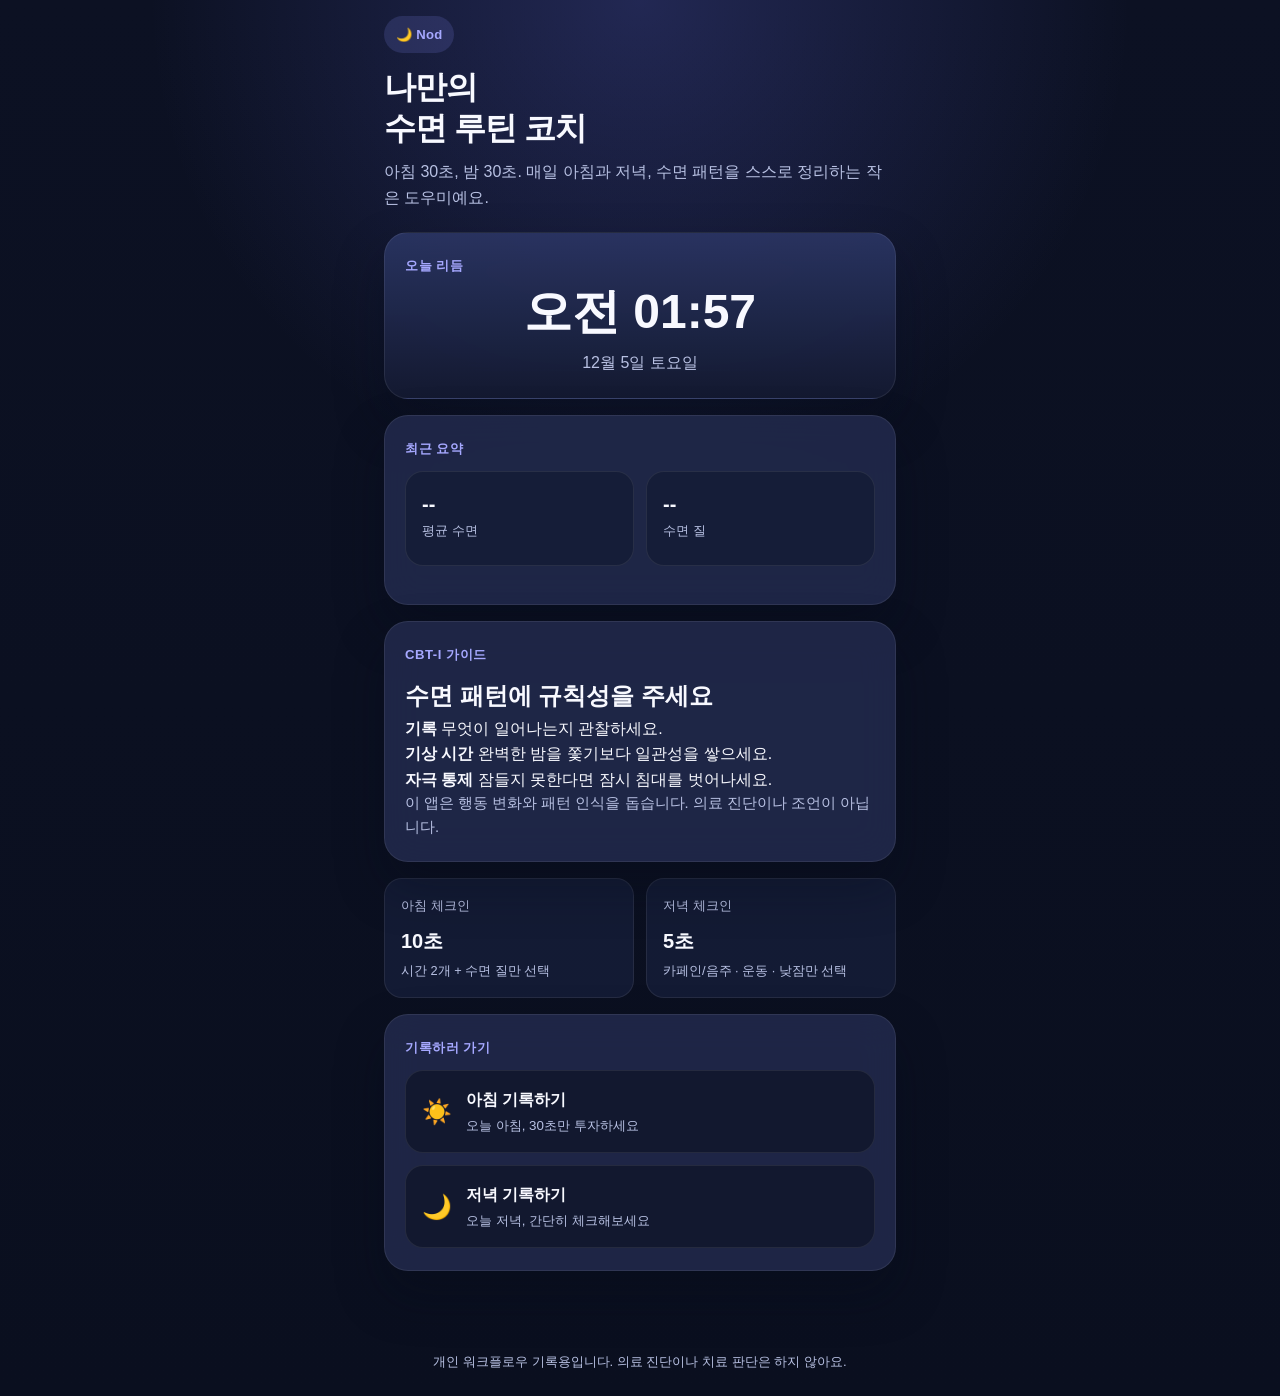
<file: index.html>
<!DOCTYPE html>
<html lang="ko">
<head>
  <meta charset="UTF-8">
  <meta name="viewport" content="width=device-width, initial-scale=1.0">
  <title>Nod Sleep Check-in</title>
  <link rel="stylesheet" href="assets/styles.css">
  <script>window.API_BASE_URL = 'https://sleep-tech-five.vercel.app'</script>
</head>
<body>
  <div class="container">
    <header class="hero">
      <div class="hero-badge">🌙 Nod</div>
      <h1>나만의<br>수면 루틴 코치</h1>
      <p class="subtitle">아침 30초, 밤 30초. 매일 아침과 저녁, 수면 패턴을 스스로 정리하는 작은 도우미예요.</p>
    </header>

    <section class="card card-accent">
      <p class="eyebrow">오늘 리듬</p>
      <div class="time-display" id="currentTime"></div>
      <p class="center-text" id="currentDate"></p>
    </section>

    <section class="card">
      <div class="section-heading">
        <p class="eyebrow" id="summaryEyebrow">최근 요약</p>
      </div>
      <section class="quick-stats">
        <div class="stat-card">
          <div class="stat-value" id="avgSleepValue">--</div>
          <div class="stat-label">평균 수면</div>
        </div>
        <div class="stat-card">
          <div class="stat-value" id="avgQualityValue">--</div>
          <div class="stat-label">수면 질</div>
        </div>
      </section>
    </section>

    <section class="card hero-card compact-hero">
      <p class="eyebrow">CBT-I 가이드</p>
      <h2>수면 패턴에 규칙성을 주세요</h2>
      <div class="pillars-grid compact-pillars">
        <div><strong>기록</strong><span> 무엇이 일어나는지 관찰하세요.</span></div>
        <div><strong>기상 시간</strong><span> 완벽한 밤을 쫓기보다 일관성을 쌓으세요.</span></div>
        <div><strong>자극 통제</strong><span> 잠들지 못한다면 잠시 침대를 벗어나세요.</span></div>
      </div>
      <p class="helper-text">이 앱은 행동 변화와 패턴 인식을 돕습니다. 의료 진단이나 조언이 아닙니다.</p>
    </section>

    <section class="card coaching-card is-hidden" id="patternInsightsCard">
      <p class="eyebrow">수면 코칭</p>
      <h3 class="coaching-headline" id="coachingHeadline"></h3>
      <p class="coaching-insight" id="coachingInsight"></p>
      <p class="coaching-recommendation"><strong>조언:</strong> <span id="coachingRecommendation"></span></p>
      <div class="coaching-action">
        <strong>오늘의 액션:</strong> <span id="coachingAction"></span>
      </div>
      <p class="coaching-confidence" id="coachingConfidence"></p>
    </section>

    <section class="card building-card is-hidden" id="patternBuildingCard">
      <p class="eyebrow">데이터 수집 중</p>
      <p class="coaching-headline">아직 데이터가 부족해요</p>
      <p class="coaching-insight" id="buildingInsight"></p>
      <p class="coaching-recommendation"><strong>조언:</strong> <span id="buildingRecommendation"></span></p>
    </section>

    <section class="quick-stats">
      <div class="stat-card">
        <div class="stat-label">아침 체크인</div>
        <div class="stat-value">10초</div>
        <div class="stat-caption">시간 2개 + 수면 질만 선택</div>
      </div>
      <div class="stat-card">
        <div class="stat-label">저녁 체크인</div>
        <div class="stat-value">5초</div>
        <div class="stat-caption">카페인/음주 · 운동 · 낮잠만 선택</div>
      </div>
    </section>

    <section class="card">
      <p class="eyebrow">기록하러 가기</p>
      <div class="stack-actions">
        <a class="action-card primary-action" href="morning.html">
          <span class="action-emoji">☀️</span>
          <span>
            <strong>아침 기록하기</strong>
            <small>오늘 아침, 30초만 투자하세요</small>
          </span>
        </a>
        <a class="action-card" href="evening.html">
          <span class="action-emoji">🌙</span>
          <span>
            <strong>저녁 기록하기</strong>
            <small>오늘 저녁, 간단히 체크해보세요</small>
          </span>
        </a>
      </div>
    </section>
  </div>

<footer>
    <p>개인 워크플로우 기록용입니다. 의료 진단이나 치료 판단은 하지 않아요.</p>
  </footer>

  <script>
    function updateTime() {
      const now = new Date();
      const timeStr = now.toLocaleTimeString('ko-KR', { hour: '2-digit', minute: '2-digit' });
      const dateStr = now.toLocaleDateString('ko-KR', { weekday: 'long', month: 'long', day: 'numeric' });
      document.getElementById('currentTime').textContent = timeStr;
      document.getElementById('currentDate').textContent = dateStr;
    }
    updateTime();
    setInterval(updateTime, 1000);
  </script>
</body>
</html>
</file>
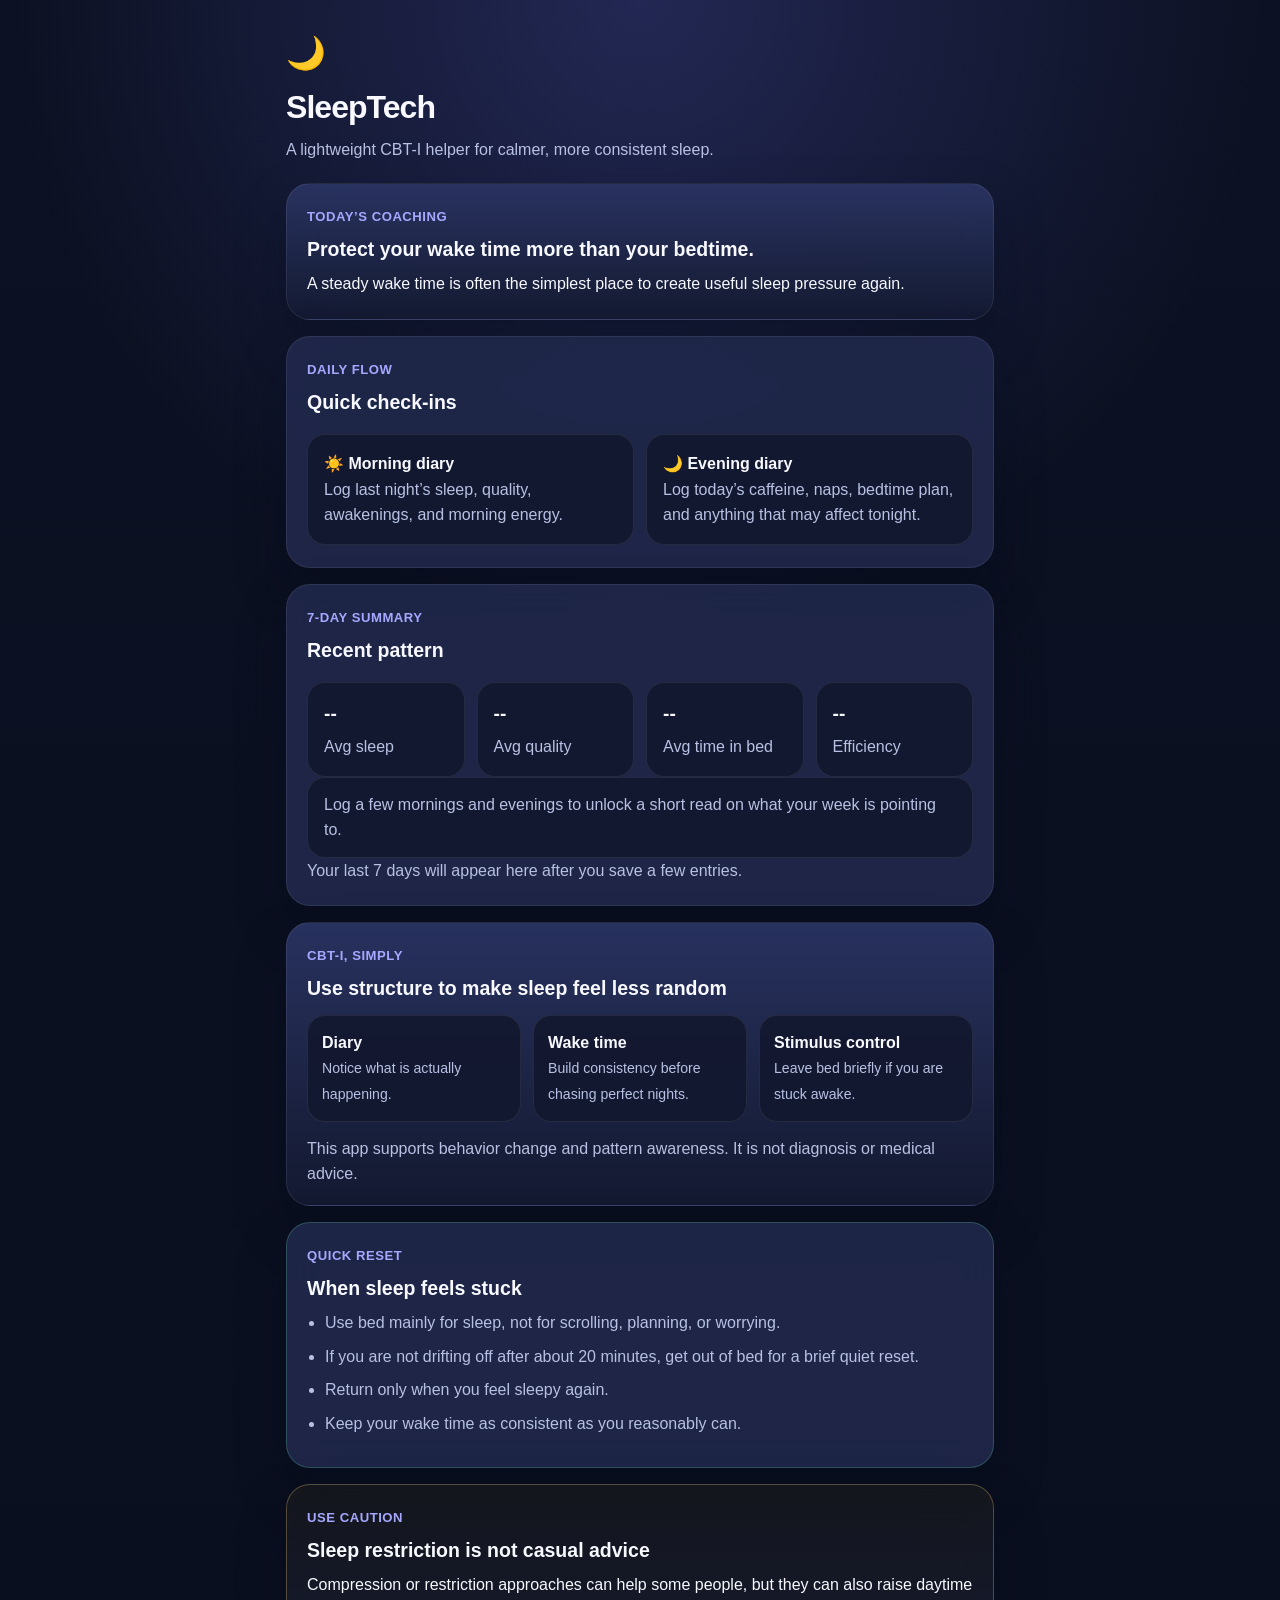
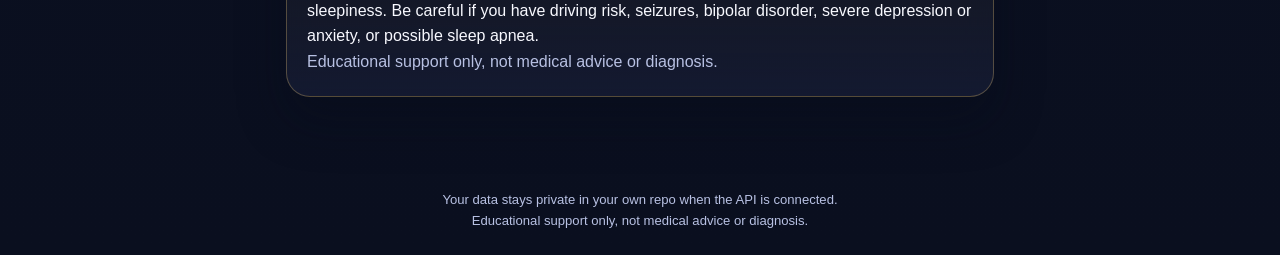
<file: pages/index.html>
<!DOCTYPE html>
<html lang="en">
<head>
  <meta charset="UTF-8">
  <meta name="viewport" content="width=device-width, initial-scale=1.0">
  <title>SleepTech CBT-I Guide</title>
  <link rel="stylesheet" href="assets/styles.css">
  <script>window.API_BASE_URL = 'https://sleep-tech-five.vercel.app'</script>
</head>
<body>
  <div class="container">
    <header class="page-header">
      <div class="logo">🌙</div>
      <h1>SleepTech</h1>
      <p class="subtitle">A lightweight CBT-I helper for calmer, more consistent sleep.</p>
    </header>

    <section class="card coaching-card">
      <p class="eyebrow">Today’s coaching</p>
      <h2 id="coachingHeadline">Protect your wake time more than your bedtime.</h2>
      <p id="coachingBody">A steady wake time is often the simplest place to create useful sleep pressure again.</p>
    </section>

    <section class="card">
      <div class="section-heading">
        <div>
          <p class="eyebrow">Daily flow</p>
          <h2>Quick check-ins</h2>
        </div>
      </div>
      <div class="action-grid">
        <a class="action-card" href="morning.html">
          <strong>☀️ Morning diary</strong>
          <span>Log last night’s sleep, quality, awakenings, and morning energy.</span>
        </a>
        <a class="action-card" href="evening.html">
          <strong>🌙 Evening diary</strong>
          <span>Log today’s caffeine, naps, bedtime plan, and anything that may affect tonight.</span>
        </a>
      </div>
    </section>

    <section class="card">
      <div class="section-heading">
        <div>
          <p class="eyebrow">7-day summary</p>
          <h2>Recent pattern</h2>
        </div>
      </div>
      <section class="quick-stats">
        <div class="stat-card">
          <div class="stat-value" id="avgSleepValue">--</div>
          <div class="stat-label">Avg sleep</div>
        </div>
        <div class="stat-card">
          <div class="stat-value" id="avgQualityValue">--</div>
          <div class="stat-label">Avg quality</div>
        </div>
        <div class="stat-card">
          <div class="stat-value" id="avgBedValue">--</div>
          <div class="stat-label">Avg time in bed</div>
        </div>
        <div class="stat-card">
          <div class="stat-value" id="efficiencyValue">--</div>
          <div class="stat-label">Efficiency</div>
        </div>
      </section>
      <div class="summary-feedback" id="summaryFeedback">Log a few mornings and evenings to unlock a short read on what your week is pointing to.</div>
      <div id="trendEmpty" class="helper-text">Your last 7 days will appear here after you save a few entries.</div>
      <div id="trendList" class="trend-list"></div>
    </section>

    <section class="card hero-card compact-hero">
      <p class="eyebrow">CBT-I, simply</p>
      <h2>Use structure to make sleep feel less random</h2>
      <div class="pillars-grid compact-pillars">
        <div><strong>Diary</strong><span>Notice what is actually happening.</span></div>
        <div><strong>Wake time</strong><span>Build consistency before chasing perfect nights.</span></div>
        <div><strong>Stimulus control</strong><span>Leave bed briefly if you are stuck awake.</span></div>
      </div>
      <p class="helper-text">This app supports behavior change and pattern awareness. It is not diagnosis or medical advice.</p>
    </section>

    <section class="card caution-card">
      <p class="eyebrow">Quick reset</p>
      <h2>When sleep feels stuck</h2>
      <ul class="check-list">
        <li>Use bed mainly for sleep, not for scrolling, planning, or worrying.</li>
        <li>If you are not drifting off after about 20 minutes, get out of bed for a brief quiet reset.</li>
        <li>Return only when you feel sleepy again.</li>
        <li>Keep your wake time as consistent as you reasonably can.</li>
      </ul>
    </section>

    <section class="card warning-card">
      <p class="eyebrow">Use caution</p>
      <h2>Sleep restriction is not casual advice</h2>
      <p>Compression or restriction approaches can help some people, but they can also raise daytime sleepiness. Be careful if you have driving risk, seizures, bipolar disorder, severe depression or anxiety, or possible sleep apnea.</p>
      <p class="helper-text">Educational support only, not medical advice or diagnosis.</p>
    </section>

    <div id="message" class="message"></div>
  </div>

  <footer>
    <p>Your data stays private in your own repo when the API is connected.</p>
    <p>Educational support only, not medical advice or diagnosis.</p>
  </footer>

  <script src="assets/app.js"></script>
</body>
</html>
</file>
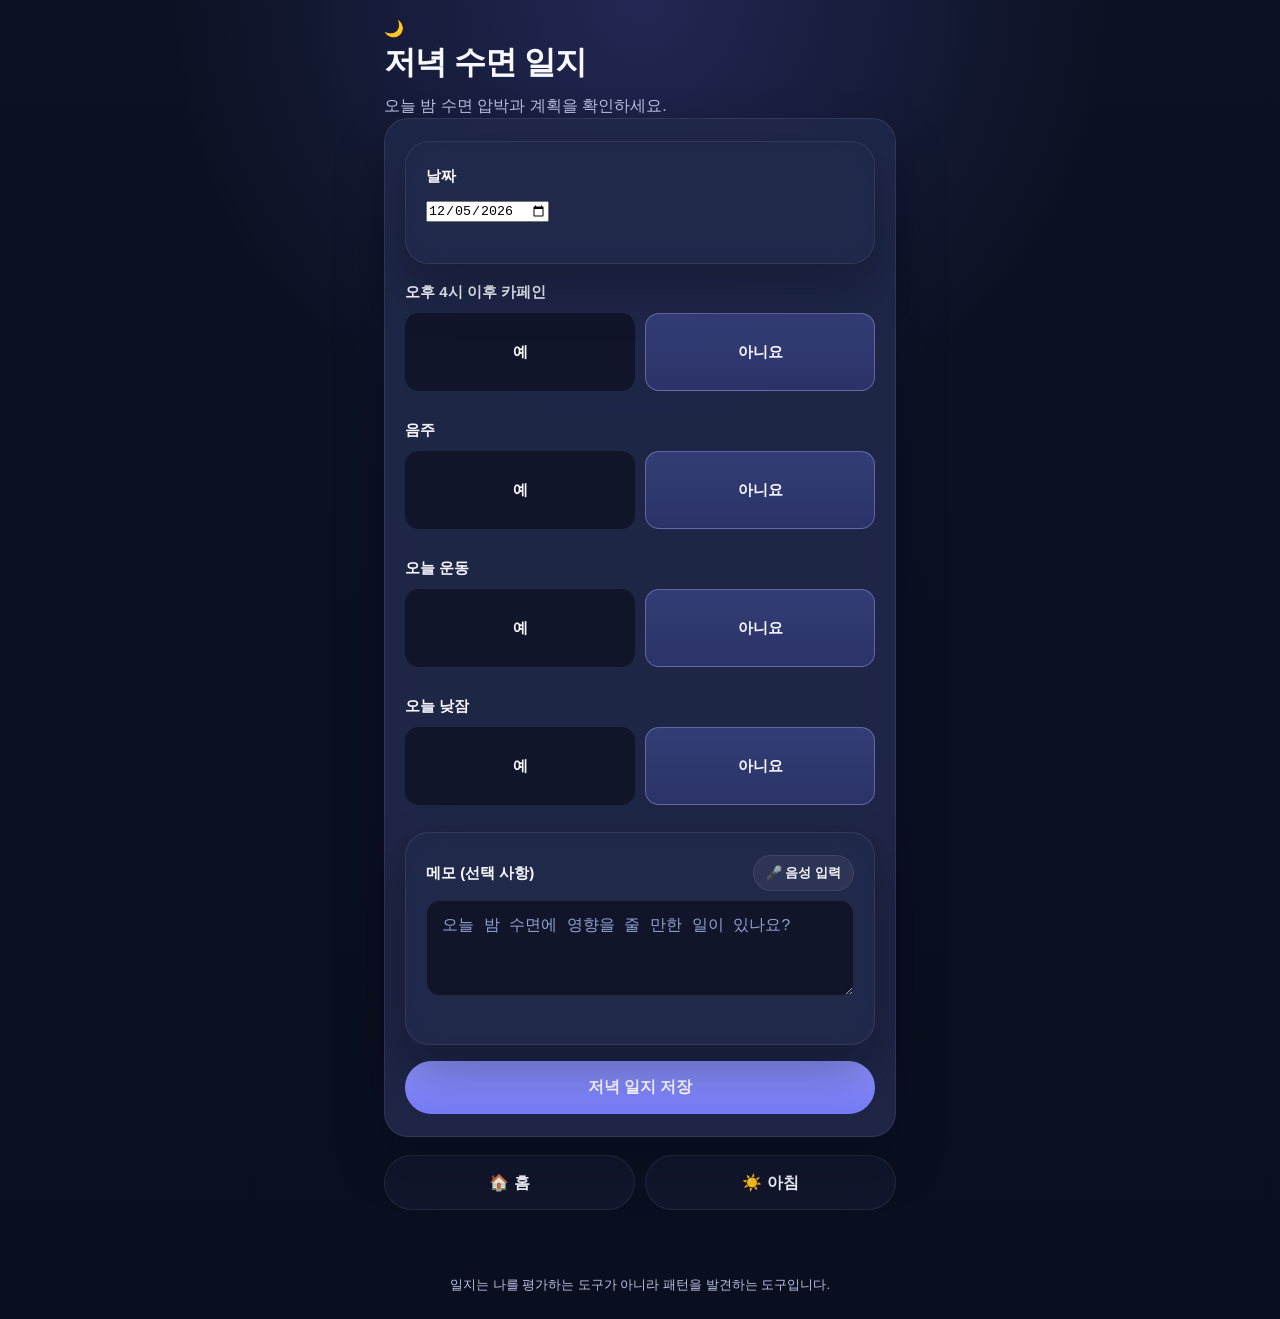
<file: evening.html>
<!DOCTYPE html>
<html lang="ko">
<head>
  <meta charset="UTF-8">
  <meta name="viewport" content="width=device-width, initial-scale=1.0">
  <title>저녁 수면 일지 - Nod</title>
  <link rel="stylesheet" href="assets/styles.css">
  <script>window.API_BASE_URL = 'https://sleep-tech-five.vercel.app'</script>
</head>
<body>
  <div class="container">
    <header class="page-header">
      <div class="logo">🌙 <h1>저녁 수면 일지</h1></div>
      <p class="subtitle">오늘 밤 수면 압박과 계획을 확인하세요.</p>
    </header>

    <section class="card recommendation-card is-hidden" id="recommendationCard">
      <p class="eyebrow">취침 권장 시간</p>
      <div class="time-display" id="bedtimeWindow">--:-- ~ --:--</div>
      <p class="recommendation-reason" id="bedtimeReason"></p>
      <p class="recommendation-tip" id="bedtimeTip"></p>
      <p class="helper-text" id="confidenceNote"></p>
    </section>

    <section class="card">
      <form id="eveningForm">
        <section class="card">
          <div class="form-group">
            <div class="label-row">
              <label for="diary_date">날짜</label>
            </div>
            <input type="date" id="diary_date" class="input-large">
          </div>
        </section>

        <div class="field-grid two-up">
          <div class="form-group">
            <label>오후 4시 이후 카페인</label>
            <div class="toggle-group">
              <div class="toggle-option"><input type="radio" name="caffeine" id="caffeine_yes" value="yes"><label for="caffeine_yes">예</label></div>
              <div class="toggle-option"><input type="radio" name="caffeine" id="caffeine_no" value="no" checked><label for="caffeine_no">아니요</label></div>
            </div>
          </div>
          <div class="form-group">
            <label>음주</label>
            <div class="toggle-group" id="alcohol_group">
              <div class="toggle-option"><input type="radio" name="alcohol" id="alcohol_yes" value="yes"><label for="alcohol_yes">예</label></div>
              <div class="toggle-option"><input type="radio" name="alcohol" id="alcohol_no" value="no" checked><label for="alcohol_no">아니요</label></div>
            </div>
            <div class="rating-group compact-rating" id="alcohol_amount" style="margin-top: 8px; display: none;">
              <div class="rating-option"><input type="radio" name="alcohol_amount" id="alc_high" value="high"><label for="alc_high"><span>많이</span></label></div>
              <div class="rating-option"><input type="radio" name="alcohol_amount" id="alc_moderate" value="moderate" checked><label for="alc_moderate"><span>보통</span></label></div>
              <div class="rating-option"><input type="radio" name="alcohol_amount" id="alc_light" value="light"><label for="alc_light"><span>조금</span></label></div>
            </div>
          </div>
        </div>

        <div class="field-grid two-up">
          <div class="form-group">
            <label>오늘 운동</label>
            <div class="toggle-group">
              <div class="toggle-option"><input type="radio" name="exercise" id="exercise_yes" value="yes"><label for="exercise_yes">예</label></div>
              <div class="toggle-option"><input type="radio" name="exercise" id="exercise_no" value="no" checked><label for="exercise_no">아니요</label></div>
            </div>
          </div>
          <div class="form-group">
            <label>오늘 낮잠</label>
            <div class="toggle-group">
              <div class="toggle-option"><input type="radio" name="nap" id="nap_yes" value="yes"><label for="nap_yes">예</label></div>
              <div class="toggle-option"><input type="radio" name="nap" id="nap_no" value="no" checked><label for="nap_no">아니요</label></div>
            </div>
            <input type="number" id="nap_duration" class="input-large" placeholder="낮잠 시간(분)" style="margin-top: 8px; display: none;" min="5" step="5" value="15">
          </div>
        </div>

        <section class="card">
          <div class="form-group">
            <div class="label-row">
              <label for="memo">메모 (선택 사항)</label>
              <button type="button" class="voice-btn" data-voice-target="memo">🎤 음성 입력</button>
            </div>
            <textarea id="memo" placeholder="오늘 밤 수면에 영향을 줄 만한 일이 있나요?"></textarea>
          </div>
        </section>

        <button type="submit" class="btn" id="submitBtn">저녁 일지 저장</button>
      </form>

      <div id="message" class="message"></div>
    </section>

    <div class="nav-links">
      <a href="index.html">🏠 홈</a>
      <a href="morning.html">☀️ 아침</a>
    </div>
  </div>

  <footer>
    <p>일지는 나를 평가하는 도구가 아니라 패턴을 발견하는 도구입니다.</p>
  </footer>

      <script>
        document.addEventListener('DOMContentLoaded', () => {
          const today = new Date();
          today.setMinutes(today.getMinutes() - today.getTimezoneOffset());
          document.getElementById('diary_date').value = today.toISOString().split('T')[0];
          const napYes = document.getElementById('nap_yes');
          const napNo = document.getElementById('nap_no');
          const napDuration = document.getElementById('nap_duration');
          
          [napYes, napNo].forEach(radio => {
            radio.addEventListener('change', () => {
              napDuration.style.display = napYes.checked ? 'block' : 'none';
            });
          });

          const alcoholYes = document.getElementById('alcohol_yes');
          const alcoholNo = document.getElementById('alcohol_no');
          const alcoholAmount = document.getElementById('alcohol_amount');

          [alcoholYes, alcoholNo].forEach(radio => {
            radio.addEventListener('change', () => {
              alcoholAmount.style.display = alcoholYes.checked ? 'block' : 'none';
            });
          });
        });
      </script>
      <script src="assets/app.js"></script>
    </body>
</html>
</file>
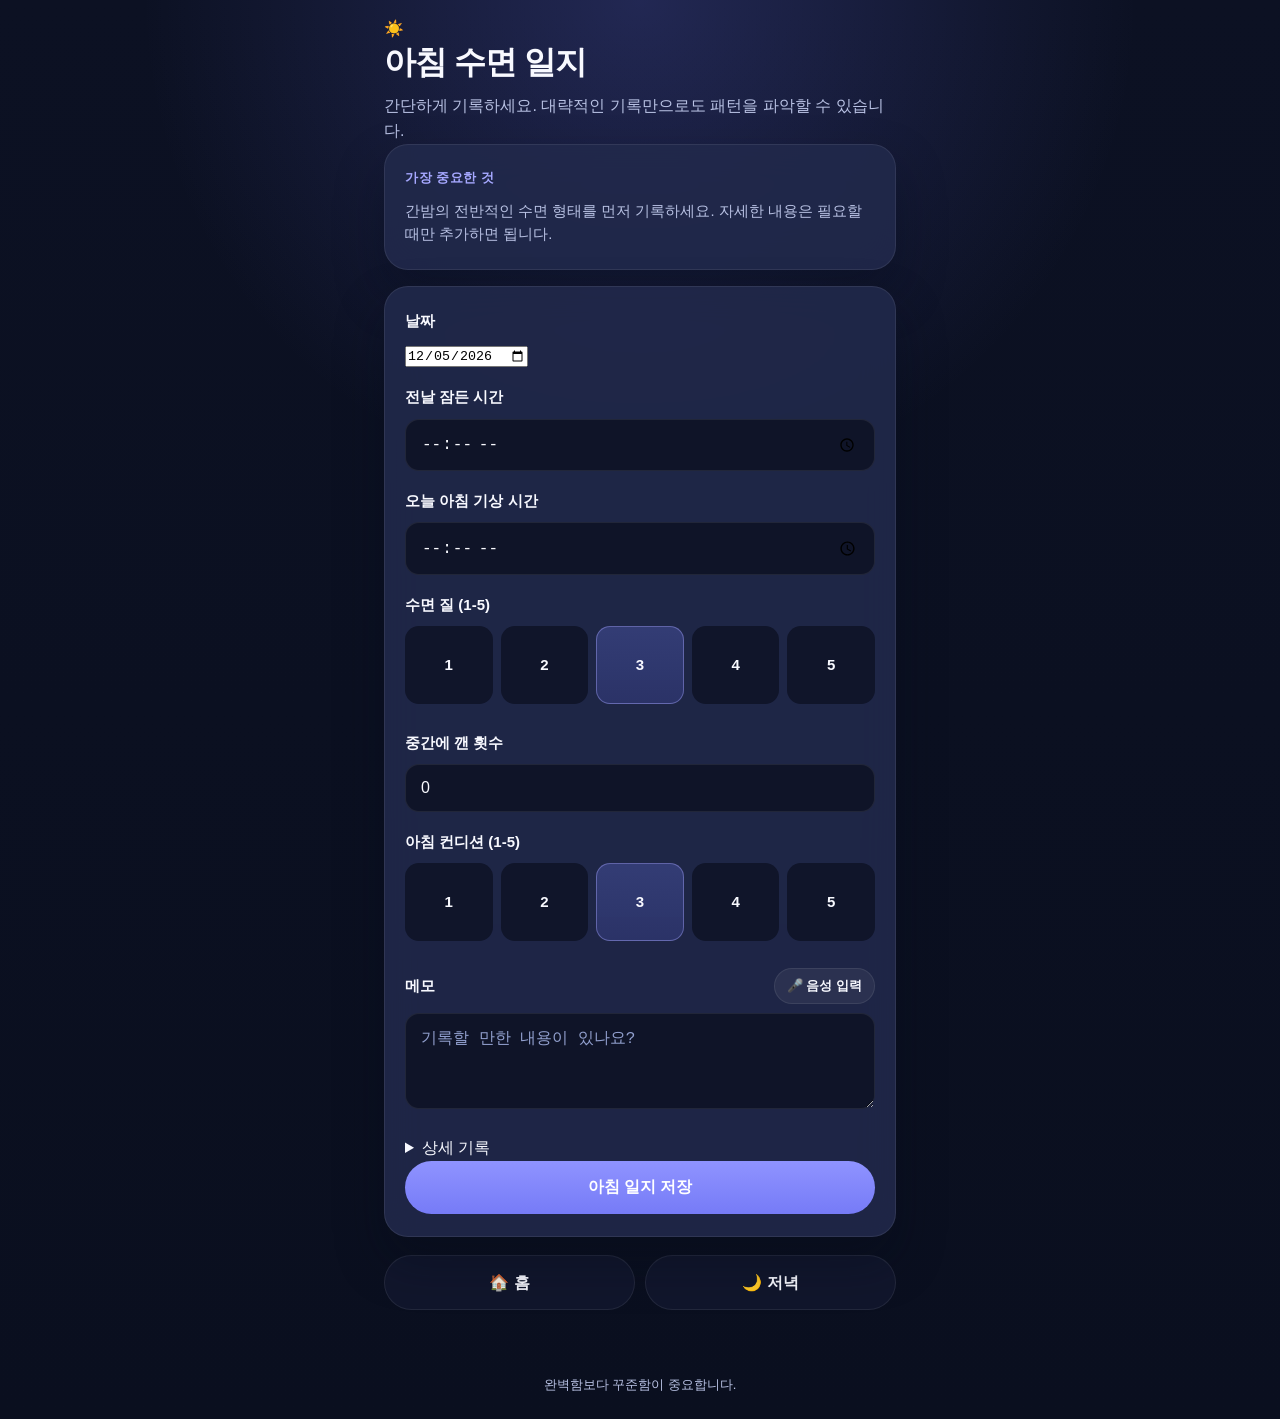
<file: morning.html>
<!DOCTYPE html>
<html lang="ko">
<head>
  <meta charset="UTF-8">
  <meta name="viewport" content="width=device-width, initial-scale=1.0">
  <title>아침 수면 일지 - Nod</title>
  <link rel="stylesheet" href="assets/styles.css">
  <script>window.API_BASE_URL = 'https://sleep-tech-five.vercel.app'</script>
</head>
<body>
  <div class="container">
    <header class="page-header">
      <div class="logo">☀️</div>
      <h1>아침 수면 일지</h1>
      <p class="subtitle">간단하게 기록하세요. 대략적인 기록만으로도 패턴을 파악할 수 있습니다.</p>
    </header>

    <section class="card compact-card">
      <p class="eyebrow">가장 중요한 것</p>
      <p class="helper-text">간밤의 전반적인 수면 형태를 먼저 기록하세요. 자세한 내용은 필요할 때만 추가하면 됩니다.</p>
    </section>

    <section class="card">
      <form id="morningForm">
        <div class="field-grid two-up">
          <div class="form-group">
            <div class="label-row">
              <label for="diary_date">날짜</label>
            </div>
            <input type="date" id="diary_date" class="input-large" required>
          </div>
        </div>
        <script>
          document.addEventListener('DOMContentLoaded', () => {
            const today = new Date();
            today.setMinutes(today.getMinutes() - today.getTimezoneOffset());
            document.getElementById('diary_date').value = today.toISOString().split('T')[0];
          });
        </script>

        <div class="field-grid two-up">
          <div class="form-group">
            <label for="bedtime">전날 잠든 시간</label>
            <input type="time" id="bedtime" class="input-large" required>
          </div>
          <div class="form-group">
            <label for="wake_time">오늘 아침 기상 시간</label>
            <input type="time" id="wake_time" class="input-large" required>
          </div>
        </div>

        <div class="field-grid two-up">
          <div class="form-group">
            <label>수면 질 (1-5)</label>
            <div class="rating-group compact-rating">
              <div class="rating-option"><input type="radio" name="sleep_quality" id="sq1" value="1"><label for="sq1">1</label></div>
              <div class="rating-option"><input type="radio" name="sleep_quality" id="sq2" value="2"><label for="sq2">2</label></div>
              <div class="rating-option"><input type="radio" name="sleep_quality" id="sq3" value="3" checked><label for="sq3">3</label></div>
              <div class="rating-option"><input type="radio" name="sleep_quality" id="sq4" value="4"><label for="sq4">4</label></div>
              <div class="rating-option"><input type="radio" name="sleep_quality" id="sq5" value="5"><label for="sq5">5</label></div>
            </div>
          </div>
          <div class="form-group">
            <label for="awakenings">중간에 깬 횟수</label>
            <input type="number" id="awakenings" min="0" max="20" value="0">
          </div>
        </div>

        <div class="field-grid two-up">
          <div class="form-group">
            <label>아침 컨디션 (1-5)</label>
            <div class="rating-group compact-rating">
              <div class="rating-option"><input type="radio" name="morning_energy" id="me1" value="1"><label for="me1">1</label></div>
              <div class="rating-option"><input type="radio" name="morning_energy" id="me2" value="2"><label for="me2">2</label></div>
              <div class="rating-option"><input type="radio" name="morning_energy" id="me3" value="3" checked><label for="me3">3</label></div>
              <div class="rating-option"><input type="radio" name="morning_energy" id="me4" value="4"><label for="me4">4</label></div>
              <div class="rating-option"><input type="radio" name="morning_energy" id="me5" value="5"><label for="me5">5</label></div>
            </div>
          </div>
          <div class="form-group">
            <div class="label-row">
              <label for="memo">메모</label>
              <button type="button" class="voice-btn" data-voice-target="memo">🎤 음성 입력</button>
            </div>
            <textarea id="memo" placeholder="기록할 만한 내용이 있나요?"></textarea>
          </div>
        </div>

        <details class="details-card">
          <summary>상세 기록</summary>
          <p class="helper-text details-helper">CBT-I(인지행동치료)를 위한 상세 기록입니다. 선택 사항입니다.</p>
          <div class="field-grid two-up">
            <div class="form-group">
              <label for="time_in_bed">침대에 들어간 시간</label>
              <input type="time" id="time_in_bed">
            </div>
            <div class="form-group">
              <label for="lights_out_time">불을 끈 시간</label>
              <input type="time" id="lights_out_time">
            </div>
          </div>

          <div class="field-grid two-up">
            <div class="form-group">
              <label for="sleep_onset_latency">잠들기까지 걸린 시간 (분)</label>
              <input type="number" id="sleep_onset_latency" min="0" max="300" value="20">
            </div>
            <div class="form-group">
              <label for="total_awake_time">밤에 깨어있던 총 시간 (분)</label>
              <input type="number" id="total_awake_time" min="0" max="600" value="0">
            </div>
          </div>

          <div class="field-grid two-up">
            <div class="form-group">
              <label for="final_wake_time">최종 기상 시간</label>
              <input type="time" id="final_wake_time">
            </div>
            <div class="form-group">
              <label for="out_of_bed_time">침대에서 나온 시간</label>
              <input type="time" id="out_of_bed_time">
            </div>
          </div>

          <div class="form-group">
            <label for="daytime_sleepiness">낮 시간 졸림 정도 (1-5)</label>
            <select id="daytime_sleepiness">
              <option value="1">1, 졸리지 않음</option>
              <option value="2">2</option>
              <option value="3" selected>3</option>
              <option value="4">4</option>
              <option value="5">5, 매우 졸림</option>
            </select>
          </div>
        </details>

        <button type="submit" class="btn" id="submitBtn">아침 일지 저장</button>
      </form>
      <div id="message" class="message"></div>
    </section>

    <div class="nav-links">
      <a href="index.html">🏠 홈</a>
      <a href="evening.html">🌙 저녁</a>
    </div>
  </div>

  <footer>
    <p>완벽함보다 꾸준함이 중요합니다.</p>
  </footer>

  <script src="assets/app.js"></script>
</body>
</html>
</file>
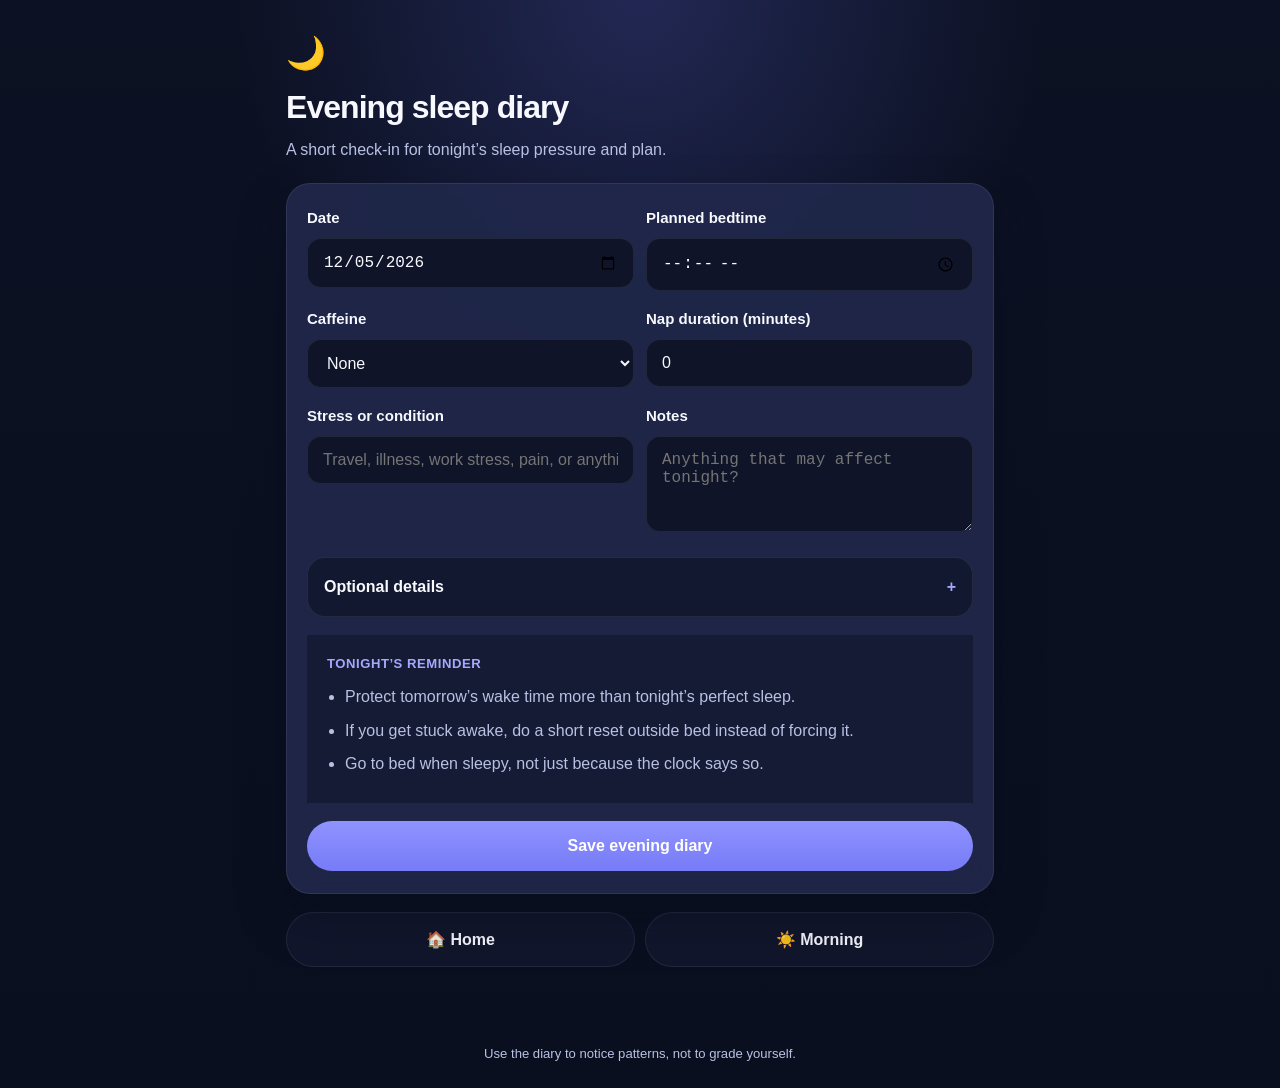
<file: pages/evening.html>
<!DOCTYPE html>
<html lang="en">
<head>
  <meta charset="UTF-8">
  <meta name="viewport" content="width=device-width, initial-scale=1.0">
  <title>Evening Sleep Diary - SleepTech</title>
  <link rel="stylesheet" href="assets/styles.css">
  <script>window.API_BASE_URL = 'https://sleep-tech-five.vercel.app'</script>
</head>
<body>
  <div class="container">
    <header class="page-header">
      <div class="logo">🌙</div>
      <h1>Evening sleep diary</h1>
      <p class="subtitle">A short check-in for tonight’s sleep pressure and plan.</p>
    </header>

    <section class="card recommendation-card is-hidden" id="recommendationCard">
      <p class="eyebrow">Bedtime recommendation</p>
      <div class="time-display" id="bedtimeWindow">--:-- ~ --:--</div>
      <p class="recommendation-reason" id="bedtimeReason"></p>
      <p class="recommendation-tip" id="bedtimeTip"></p>
      <p class="helper-text" id="confidenceNote"></p>
    </section>

    <section class="card">
      <form id="eveningForm">
        <div class="field-grid two-up">
          <div class="form-group">
            <label for="diary_date">Date</label>
            <input type="date" id="diary_date" required>
          </div>
          <div class="form-group">
            <label for="expected_bedtime">Planned bedtime</label>
            <input type="time" id="expected_bedtime">
          </div>
        </div>

        <div class="field-grid two-up">
          <div class="form-group">
            <label for="caffeine_amount">Caffeine</label>
            <select id="caffeine_amount">
              <option value="none">None</option>
              <option value="light">Light</option>
              <option value="moderate">Moderate</option>
              <option value="high">High</option>
            </select>
          </div>
          <div class="form-group">
            <label for="nap_duration">Nap duration (minutes)</label>
            <input type="number" id="nap_duration" min="0" max="300" value="0">
          </div>
        </div>

        <div class="field-grid two-up">
          <div class="form-group">
            <label for="stress_or_condition">Stress or condition</label>
            <input type="text" id="stress_or_condition" placeholder="Travel, illness, work stress, pain, or anything else">
          </div>
          <div class="form-group">
            <label for="memo">Notes</label>
            <textarea id="memo" placeholder="Anything that may affect tonight?"></textarea>
          </div>
        </div>

        <details class="details-card">
          <summary>Optional details</summary>
          <p class="helper-text details-helper">Useful when you want a little more context, but not required.</p>
          <div class="field-grid two-up">
            <div class="form-group">
              <label for="alcohol_amount">Alcohol</label>
              <select id="alcohol_amount">
                <option value="none">None</option>
                <option value="light">Light</option>
                <option value="moderate">Moderate</option>
                <option value="high">High</option>
              </select>
            </div>
            <div class="form-group">
              <label>Exercised today?</label>
              <div class="toggle-group">
                <div class="toggle-option"><input type="radio" name="exercise" id="exercise_yes" value="yes"><label for="exercise_yes">Yes</label></div>
                <div class="toggle-option"><input type="radio" name="exercise" id="exercise_no" value="no" checked><label for="exercise_no">No</label></div>
              </div>
            </div>
          </div>
        </details>

        <section class="compact-card guidance-card">
          <p class="eyebrow">Tonight’s reminder</p>
          <ul class="check-list">
            <li>Protect tomorrow’s wake time more than tonight’s perfect sleep.</li>
            <li>If you get stuck awake, do a short reset outside bed instead of forcing it.</li>
            <li>Go to bed when sleepy, not just because the clock says so.</li>
          </ul>
        </section>

        <button type="submit" class="btn" id="submitBtn">Save evening diary</button>
      </form>
      <div id="message" class="message"></div>
    </section>

    <div class="nav-links">
      <a href="index.html">🏠 Home</a>
      <a href="morning.html">☀️ Morning</a>
    </div>
  </div>

  <footer>
    <p>Use the diary to notice patterns, not to grade yourself.</p>
  </footer>

  <script src="assets/app.js"></script>
</body>
</html>
</file>
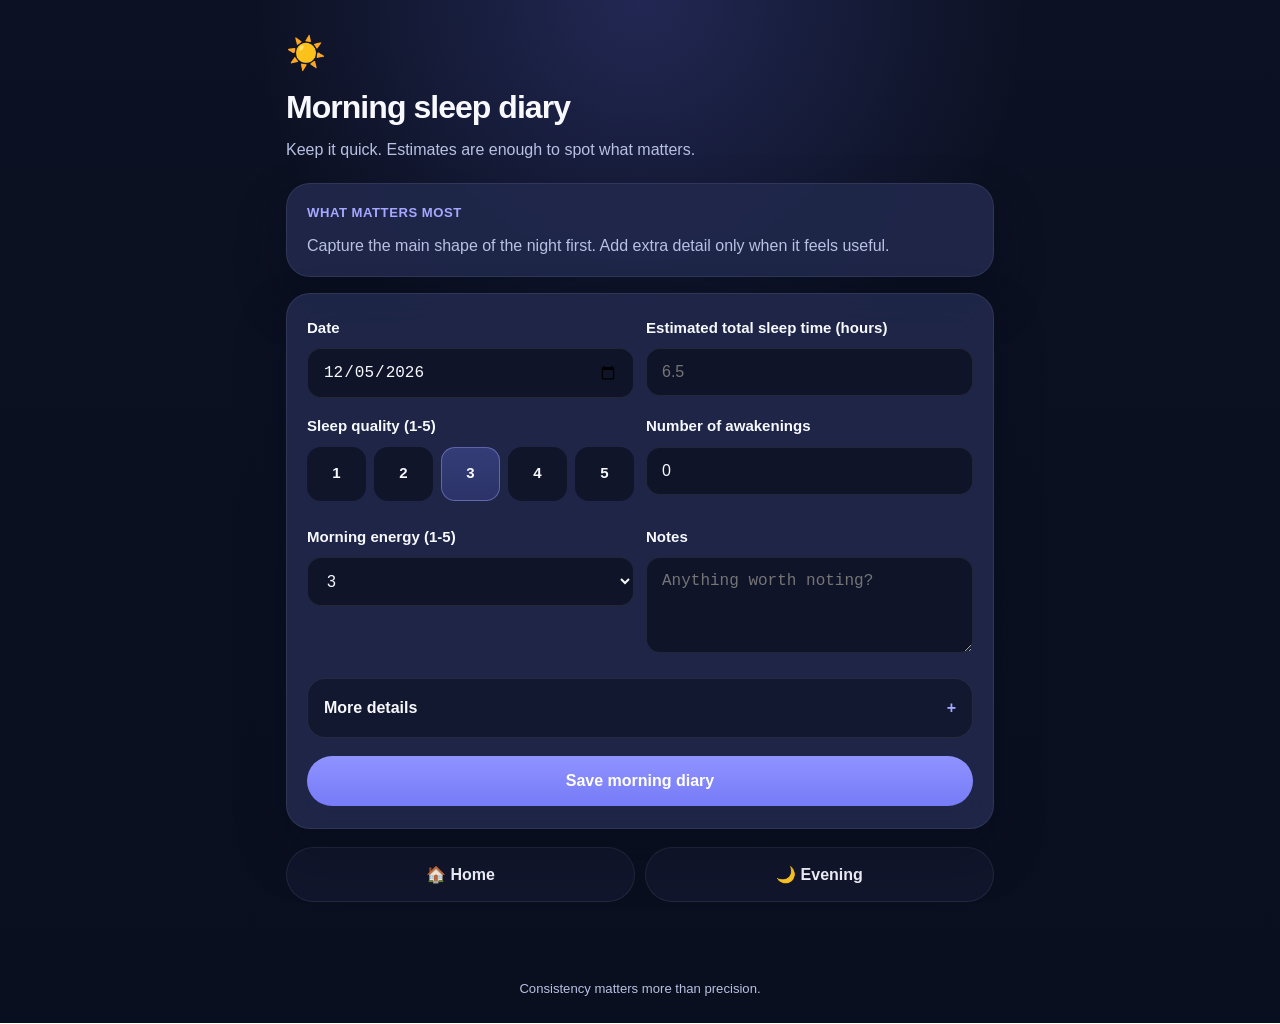
<file: pages/morning.html>
<!DOCTYPE html>
<html lang="en">
<head>
  <meta charset="UTF-8">
  <meta name="viewport" content="width=device-width, initial-scale=1.0">
  <title>Morning Sleep Diary - SleepTech</title>
  <link rel="stylesheet" href="assets/styles.css">
  <script>window.API_BASE_URL = 'https://sleep-tech-five.vercel.app'</script>
</head>
<body>
  <div class="container">
    <header class="page-header">
      <div class="logo">☀️</div>
      <h1>Morning sleep diary</h1>
      <p class="subtitle">Keep it quick. Estimates are enough to spot what matters.</p>
    </header>

    <section class="card compact-card">
      <p class="eyebrow">What matters most</p>
      <p class="helper-text">Capture the main shape of the night first. Add extra detail only when it feels useful.</p>
    </section>

    <section class="card">
      <form id="morningForm">
        <div class="field-grid two-up">
          <div class="form-group">
            <label for="diary_date">Date</label>
            <input type="date" id="diary_date" required>
          </div>
          <div class="form-group">
            <label for="estimated_total_sleep_time">Estimated total sleep time (hours)</label>
            <input type="number" id="estimated_total_sleep_time" min="0" max="16" step="0.25" placeholder="6.5" required>
          </div>
        </div>

        <div class="field-grid two-up">
          <div class="form-group">
            <label>Sleep quality (1-5)</label>
            <div class="rating-group compact-rating">
              <div class="rating-option"><input type="radio" name="sleep_quality" id="sq1" value="1"><label for="sq1">1</label></div>
              <div class="rating-option"><input type="radio" name="sleep_quality" id="sq2" value="2"><label for="sq2">2</label></div>
              <div class="rating-option"><input type="radio" name="sleep_quality" id="sq3" value="3" checked><label for="sq3">3</label></div>
              <div class="rating-option"><input type="radio" name="sleep_quality" id="sq4" value="4"><label for="sq4">4</label></div>
              <div class="rating-option"><input type="radio" name="sleep_quality" id="sq5" value="5"><label for="sq5">5</label></div>
            </div>
          </div>
          <div class="form-group">
            <label for="awakenings">Number of awakenings</label>
            <input type="number" id="awakenings" min="0" max="20" value="0">
          </div>
        </div>

        <div class="field-grid two-up">
          <div class="form-group">
            <label for="morning_energy">Morning energy (1-5)</label>
            <select id="morning_energy">
              <option value="1">1, drained</option>
              <option value="2">2</option>
              <option value="3" selected>3</option>
              <option value="4">4</option>
              <option value="5">5, strong</option>
            </select>
          </div>
          <div class="form-group">
            <label for="memo">Notes</label>
            <textarea id="memo" placeholder="Anything worth noting?"></textarea>
          </div>
        </div>

        <details class="details-card">
          <summary>More details</summary>
          <p class="helper-text details-helper">Optional if you want a fuller CBT-I record.</p>
          <div class="field-grid two-up">
            <div class="form-group">
              <label for="time_in_bed">Time in bed</label>
              <input type="time" id="time_in_bed">
            </div>
            <div class="form-group">
              <label for="lights_out_time">Lights out time</label>
              <input type="time" id="lights_out_time">
            </div>
          </div>

          <div class="field-grid two-up">
            <div class="form-group">
              <label for="sleep_onset_latency">Sleep onset latency (minutes)</label>
              <input type="number" id="sleep_onset_latency" min="0" max="300" value="20">
            </div>
            <div class="form-group">
              <label for="total_awake_time">Total awake during night (minutes)</label>
              <input type="number" id="total_awake_time" min="0" max="600" value="0">
            </div>
          </div>

          <div class="field-grid two-up">
            <div class="form-group">
              <label for="final_wake_time">Final wake time</label>
              <input type="time" id="final_wake_time">
            </div>
            <div class="form-group">
              <label for="out_of_bed_time">Out of bed time</label>
              <input type="time" id="out_of_bed_time">
            </div>
          </div>

          <div class="form-group">
            <label for="daytime_sleepiness">Daytime sleepiness (1-5)</label>
            <select id="daytime_sleepiness">
              <option value="1">1, none</option>
              <option value="2">2</option>
              <option value="3" selected>3</option>
              <option value="4">4</option>
              <option value="5">5, heavy</option>
            </select>
          </div>
        </details>

        <button type="submit" class="btn" id="submitBtn">Save morning diary</button>
      </form>
      <div id="message" class="message"></div>
    </section>

    <div class="nav-links">
      <a href="index.html">🏠 Home</a>
      <a href="evening.html">🌙 Evening</a>
    </div>
  </div>

  <footer>
    <p>Consistency matters more than precision.</p>
  </footer>

  <script src="assets/app.js"></script>
</body>
</html>
</file>
<file: assets/styles.css>
*, *::before, *::after {
  box-sizing: border-box;
  margin: 0;
  padding: 0;
}

:root {
  --bg-primary: #0b1020;
  --bg-secondary: #141a31;
  --bg-card: rgba(33, 41, 76, 0.88);
  --bg-soft: rgba(106, 121, 214, 0.12);
  --text-primary: #f8f9ff;
  --text-secondary: #b8c1e3;
  --accent: #8b8fff;
  --accent-strong: #a6a8ff;
  --accent-soft: rgba(139, 143, 255, 0.16);
  --success: #67d9a4;
  --error: #ff8f9f;
  --border: rgba(255, 255, 255, 0.08);
  --radius-xl: 24px;
  --radius-lg: 18px;
  --radius-md: 14px;
  --shadow: 0 24px 48px rgba(5, 10, 26, 0.36);
}

body {
  font-family: -apple-system, BlinkMacSystemFont, 'Segoe UI', Roboto, 'Noto Sans KR', sans-serif;
  background:
    radial-gradient(circle at top, rgba(112, 120, 255, 0.22), transparent 32%),
    linear-gradient(180deg, #0c1123 0%, #0a0f1f 100%);
  color: var(--text-primary);
  line-height: 1.6;
  min-height: 100vh;
}

.container {
  max-width: 540px;
  margin: 0 auto;
  padding: 16px 14px 28px;
}

.hero {
  text-align: left;
  margin-bottom: 22px;
}

.compact-hero {
  margin-bottom: 18px;
}

.hero-badge {
  display: inline-flex;
  align-items: center;
  gap: 8px;
  padding: 8px 12px;
  border-radius: 999px;
  background: var(--accent-soft);
  color: var(--accent-strong);
  font-size: 0.82rem;
  font-weight: 700;
  letter-spacing: 0.02em;
  margin-bottom: 14px;
}

h1 {
  font-size: 2rem;
  line-height: 1.28;
  font-weight: 800;
  letter-spacing: -0.03em;
  margin-bottom: 10px;
}

.subtitle {
  color: var(--text-secondary);
  font-size: 1rem;
}

.card {
  background: var(--bg-card);
  border: 1px solid var(--border);
  backdrop-filter: blur(18px);
  border-radius: var(--radius-xl);
  padding: 22px 20px;
  margin-bottom: 16px;
  box-shadow: var(--shadow);
}

.card-accent {
  background: linear-gradient(180deg, rgba(42, 52, 98, 0.95), rgba(20, 26, 49, 0.96));
}

.muted-card {
  background: rgba(22, 28, 52, 0.72);
}

.eyebrow {
  color: var(--accent-strong);
  font-size: 0.82rem;
  font-weight: 700;
  letter-spacing: 0.04em;
  text-transform: uppercase;
  margin-bottom: 12px;
}

.center-text {
  text-align: center;
  color: var(--text-secondary);
}

.helper-text {
  color: var(--text-secondary);
  font-size: 0.92rem;
}

.check-list {
  list-style: none;
  display: grid;
  gap: 10px;
}

.check-list li {
  color: var(--text-secondary);
}

.time-display {
  text-align: center;
  font-size: 3rem;
  line-height: 1;
  font-weight: 800;
  color: var(--text-primary);
  margin: 10px 0 14px;
}

.quick-stats {
  display: grid;
  grid-template-columns: repeat(2, 1fr);
  gap: 12px;
  margin-bottom: 16px;
}

.stat-card {
  background: rgba(21, 29, 55, 0.88);
  border: 1px solid var(--border);
  border-radius: var(--radius-lg);
  padding: 16px;
}

.stat-label {
  color: var(--text-secondary);
  font-size: 0.84rem;
  margin-bottom: 8px;
}

.stat-value {
  font-size: 1.25rem;
  font-weight: 800;
  color: var(--text-primary);
}

.stat-caption {
  color: var(--text-secondary);
  font-size: 0.8rem;
  margin-top: 4px;
}

.stack-actions {
  display: grid;
  gap: 12px;
}

.action-card {
  display: flex;
  gap: 14px;
  align-items: center;
  padding: 16px;
  border-radius: var(--radius-lg);
  background: rgba(18, 24, 46, 0.92);
  border: 1px solid var(--border);
  color: var(--text-primary);
  text-decoration: none;
  transition: transform 0.16s ease, border-color 0.16s ease, background 0.16s ease;
}

.action-card:hover {
  transform: translateY(-1px);
  border-color: rgba(166, 168, 255, 0.32);
  background: rgba(28, 35, 65, 0.96);
}

.action-card strong {
  display: block;
  font-size: 1rem;
}

.action-card small {
  display: block;
  color: var(--text-secondary);
  margin-top: 2px;
}

.action-emoji {
  font-size: 1.5rem;
}

.form-group {
  margin-bottom: 18px;
}

label {
  display: block;
  margin-bottom: 9px;
  font-weight: 600;
  font-size: 0.94rem;
  color: var(--text-primary);
}

.label-row {
  display: flex;
  align-items: center;
  justify-content: space-between;
  gap: 10px;
  margin-bottom: 9px;
}

.label-row label {
  margin-bottom: 0;
}

.voice-btn {
  border: 1px solid var(--border);
  background: rgba(255, 255, 255, 0.06);
  color: var(--text-primary);
  border-radius: 999px;
  padding: 8px 12px;
  font-size: 0.82rem;
  font-weight: 700;
  cursor: pointer;
}

.voice-btn.is-recording {
  background: rgba(255, 143, 159, 0.18);
  border-color: rgba(255, 143, 159, 0.4);
}

.field-note {
  margin-top: 8px;
  color: var(--text-secondary);
  font-size: 0.8rem;
}

input[type="time"],
input[type="text"],
input[type="number"],
textarea {
  width: 100%;
  padding: 14px 15px;
  border: 1px solid rgba(255, 255, 255, 0.08);
  border-radius: var(--radius-md);
  background: rgba(10, 15, 30, 0.72);
  color: var(--text-primary);
  font-size: 1rem;
}

input::placeholder,
textarea::placeholder {
  color: #92a0cf;
}

input:focus,
textarea:focus {
  outline: none;
  border-color: rgba(166, 168, 255, 0.5);
  box-shadow: 0 0 0 3px rgba(139, 143, 255, 0.12);
}

textarea {
  resize: vertical;
  min-height: 96px;
}

.rating-group {
  display: grid;
  grid-template-columns: repeat(5, 1fr);
  gap: 8px;
}

.rating-option input,
.toggle-option input {
  display: none;
}

.rating-option label,
.toggle-option label {
  display: flex;
  flex-direction: column;
  align-items: center;
  justify-content: center;
  gap: 6px;
  min-height: 78px;
  padding: 10px 8px;
  border-radius: var(--radius-md);
  background: rgba(12, 17, 34, 0.76);
  border: 1px solid transparent;
  color: var(--text-primary);
  cursor: pointer;
  text-align: center;
  transition: border-color 0.16s ease, background 0.16s ease, transform 0.16s ease;
}

.rating-option label span {
  font-size: 0.72rem;
  color: var(--text-secondary);
  line-height: 1.2;
}

.rating-option input:checked + label,
.toggle-option input:checked + label {
  background: linear-gradient(180deg, rgba(100, 110, 220, 0.32), rgba(70, 78, 170, 0.34));
  border-color: rgba(166, 168, 255, 0.42);
}

.toggle-group {
  display: grid;
  grid-template-columns: repeat(2, 1fr);
  gap: 10px;
}

.btn {
  display: inline-block;
  width: 100%;
  padding: 16px;
  background: linear-gradient(180deg, #8f93ff 0%, #767bf7 100%);
  color: white;
  border: none;
  border-radius: 999px;
  font-size: 1rem;
  font-weight: 800;
  cursor: pointer;
  transition: transform 0.16s ease, opacity 0.16s ease;
}

.btn:hover {
  transform: translateY(-1px);
}

.btn:disabled {
  opacity: 0.72;
  cursor: not-allowed;
}

.nav-links {
  display: flex;
  gap: 10px;
  margin-top: 18px;
}

.nav-links a {
  flex: 1;
  display: block;
  padding: 14px;
  background: rgba(18, 24, 46, 0.9);
  border: 1px solid var(--border);
  border-radius: 999px;
  text-align: center;
  color: var(--text-primary);
  text-decoration: none;
  font-weight: 600;
}

.message {
  padding: 13px 15px;
  border-radius: var(--radius-md);
  margin-top: 16px;
  display: none;
}

.message.success {
  display: block;
  background: rgba(103, 217, 164, 0.14);
  border: 1px solid rgba(103, 217, 164, 0.35);
  color: var(--success);
}

.message.error {
  display: block;
  background: rgba(255, 143, 159, 0.12);
  border: 1px solid rgba(255, 143, 159, 0.32);
  color: var(--error);
}

.summary-card {
  border-style: dashed;
}

.recommendation-card {
  border: 1px solid rgba(139, 143, 255, 0.28);
  background: linear-gradient(180deg, rgba(42, 52, 98, 0.92), rgba(20, 26, 49, 0.94));
}

.info-card {
  border-style: dashed;
  border-color: var(--text-secondary);
}

.info-message {
  color: var(--text-secondary);
  font-size: 0.95rem;
  margin-bottom: 8px;
}

.recommendation-time {
  font-size: 2rem;
  font-weight: 800;
  color: var(--accent-strong);
  text-align: center;
  margin: 8px 0 14px;
}

.recommendation-reason {
  color: var(--text-primary);
  font-size: 0.95rem;
  margin-bottom: 8px;
}

.recommendation-tip {
  color: var(--text-secondary);
  font-size: 0.9rem;
  margin-bottom: 8px;
}

.recommendation-uncertainty {
  color: var(--text-secondary);
  font-size: 0.8rem;
  font-style: italic;
}

.recommendation-note {
  color: var(--text-secondary);
  font-size: 0.8rem;
  font-style: italic;
}

.summary-copy {
  color: var(--text-primary);
  font-size: 0.96rem;
}

.coaching-card {
  border: 1px solid rgba(139, 143, 255, 0.32);
  background: linear-gradient(180deg, rgba(42, 52, 98, 0.92), rgba(20, 26, 49, 0.94));
}

.coaching-headline {
  font-size: 1.1rem;
  font-weight: 700;
  color: var(--accent-strong);
  margin-bottom: 10px;
}

.coaching-insight {
  color: var(--text-primary);
  font-size: 0.95rem;
  margin-bottom: 12px;
}

.coaching-recommendation {
  color: var(--text-secondary);
  font-size: 0.9rem;
  margin-bottom: 10px;
}

.coaching-action {
  background: rgba(103, 217, 164, 0.1);
  border: 1px solid rgba(103, 217, 164, 0.24);
  border-radius: var(--radius-md);
  padding: 12px 14px;
  color: var(--success);
  font-size: 0.9rem;
  margin-bottom: 10px;
}

.coaching-confidence {
  color: var(--text-secondary);
  font-size: 0.8rem;
  font-style: italic;
}

.building-card {
  border-style: dashed;
  border-color: var(--text-secondary);
}

.building-message {
  color: var(--text-secondary);
  font-size: 0.95rem;
  margin-bottom: 10px;
}

.building-action {
  color: var(--text-primary);
  font-size: 0.9rem;
  margin-bottom: 8px;
}

.building-note {
  color: var(--text-secondary);
  font-size: 0.8rem;
  font-style: italic;
}

.is-hidden {
  display: none;
}

footer {
  text-align: center;
  margin-top: 28px;
  padding: 8px 12px 24px;
  color: var(--text-secondary);
  font-size: 0.82rem;
}

body.theme-morning {
  background:
    radial-gradient(circle at top, rgba(255, 200, 130, 0.1), transparent 38%),
    linear-gradient(180deg, #1a1722 0%, #151420 50%, #11111d 100%);
  color: #d4d0e8;
}

body.theme-morning .hero-badge {
  background: rgba(255, 183, 77, 0.12);
  color: #d4a855;
}

body.theme-morning .subtitle,
body.theme-morning .helper-text,
body.theme-morning .stat-label,
body.theme-morning .stat-caption,
body.theme-morning footer,
body.theme-morning .center-text,
body.theme-morning .check-list li,
body.theme-morning .rating-option label span {
  color: #9890b8;
}

body.theme-morning .card,
body.theme-morning .stat-card,
body.theme-morning .action-card,
body.theme-morning .nav-links a {
  background: rgba(36, 32, 56, 0.88);
  border-color: rgba(255, 200, 130, 0.1);
  box-shadow: 0 16px 36px rgba(10, 10, 20, 0.28);
}

body.theme-morning .eyebrow {
  color: #d4a855;
}

body.theme-morning .time-display,
body.theme-morning .stat-value,
body.theme-morning .action-card strong,
body.theme-morning label,
body.theme-morning h1 {
  color: #e0dcf8;
}

body.theme-morning input[type="time"],
body.theme-morning input[type="text"],
body.theme-morning input[type="number"],
body.theme-morning textarea {
  background: rgba(20, 18, 36, 0.88);
  color: #d4d0e8;
  border-color: rgba(255, 200, 130, 0.14);
}

body.theme-morning input::placeholder,
body.theme-morning textarea::placeholder {
  color: #8070a8;
}

body.theme-morning .rating-option label,
body.theme-morning .toggle-option label {
  background: rgba(28, 24, 48, 0.92);
  border-color: rgba(255, 200, 130, 0.1);
  color: #c8c4e4;
}

body.theme-morning .rating-option input:checked + label,
body.theme-morning .toggle-option input:checked + label {
  background: linear-gradient(180deg, rgba(255, 168, 84, 0.32), rgba(212, 120, 48, 0.36));
  border-color: rgba(255, 180, 100, 0.28);
  color: #e0dcf8;
}

body.theme-morning .btn {
  background: linear-gradient(180deg, #c09040 0%, #a07830 100%);
  color: #1a1520;
}

body.theme-morning .voice-btn {
  background: rgba(255, 200, 130, 0.1);
  color: #d4a855;
  border-color: rgba(255, 200, 130, 0.16);
}

body.theme-morning .voice-btn.is-recording {
  background: rgba(255, 140, 100, 0.28);
  border-color: rgba(255, 180, 100, 0.32);
  color: #e8c888;
}

body.theme-morning .message.success {
  background: rgba(103, 217, 164, 0.14);
  border-color: rgba(103, 217, 164, 0.28);
  color: #78e8b8;
}

body.theme-morning .message.error {
  background: rgba(255, 143, 159, 0.14);
  border-color: rgba(255, 143, 159, 0.28);
  color: #f8a0b0;
}

body.theme-morning .summary-copy {
  color: #b8b0d8;
}

@media (max-width: 520px) {
  .container {
    padding: 22px 14px 36px;
  }

  h1 {
    font-size: 1.72rem;
  }

  .rating-group {
    grid-template-columns: repeat(5, 1fr);
  }

.compact-rating .rating-option label {
    min-height: 58px;
    padding: 6px 4px;
}

  .compact-rating .rating-option label span {
    display: none;
  }

  .tight-group {
    display: flex;
    flex-direction: column;
    gap: 12px;
    margin-bottom: 16px;
  }

  .toggle-row {
    display: flex;
    align-items: center;
    justify-content: space-between;
    padding: 10px 12px;
    background: rgba(12, 17, 34, 0.76);
    border: 1px solid var(--border);
    border-radius: var(--radius-md);
  }

  .toggle-row label {
    margin-bottom: 0;
    font-weight: 600;
  }

  .toggle-row .toggle-group {
    display: flex;
    gap: 8px;
  }

  .toggle-row .toggle-option label {
    min-height: auto;
    padding: 8px 14px;
    font-size: 1rem;
    gap: 2px;
  }

  .toggle-text {
    font-size: 0.9rem;
  }

  .optional-section {
    margin-top: 16px;
    padding-top: 16px;
    border-top: 1px dashed var(--border);
  }

  .optional-section summary {
    cursor: pointer;
    color: var(--text-secondary);
    font-size: 0.88rem;
    padding: 8px 0;
  }

  .optional-section details[open] summary {
    margin-bottom: 12px;
  }

  body.theme-morning .optional-section {
    border-color: rgba(255, 200, 130, 0.12);
  }

  body.theme-morning .optional-section summary {
    color: #9890b8;
  }

.input-large {
  font-size: 1rem;
  padding: 12px;
  border-radius: 8px;
  border: 1px solid var(--border);
  width: 100%;
  background: rgba(10, 15, 30, 0.72);
  color: var(--text-primary);
}
</file>
<file: pages/assets/styles.css>
*, *::before, *::after {
  box-sizing: border-box;
  margin: 0;
  padding: 0;
}

:root {
  --bg-primary: #0b1020;
  --bg-secondary: #141a31;
  --bg-card: rgba(33, 41, 76, 0.9);
  --bg-soft: rgba(106, 121, 214, 0.12);
  --text-primary: #f8f9ff;
  --text-secondary: #b8c1e3;
  --accent: #8b8fff;
  --accent-strong: #a6a8ff;
  --success: #67d9a4;
  --warning: #ffd479;
  --error: #ff8f9f;
  --border: rgba(255, 255, 255, 0.08);
  --radius-xl: 24px;
  --radius-lg: 18px;
  --radius-md: 14px;
  --shadow: 0 24px 48px rgba(5, 10, 26, 0.36);
}

body {
  font-family: -apple-system, BlinkMacSystemFont, 'Segoe UI', Roboto, 'Noto Sans KR', sans-serif;
  background:
    radial-gradient(circle at top, rgba(112, 120, 255, 0.22), transparent 32%),
    linear-gradient(180deg, #0c1123 0%, #0a0f1f 100%);
  color: var(--text-primary);
  line-height: 1.6;
  min-height: 100vh;
}

.container {
  max-width: 740px;
  margin: 0 auto;
  padding: 28px 16px 40px;
}

.page-header {
  text-align: left;
  margin-bottom: 20px;
}

.logo {
  font-size: 2rem;
  margin-bottom: 8px;
}

h1, h2, h3 {
  line-height: 1.25;
}

h1 {
  font-size: 2rem;
  font-weight: 800;
  letter-spacing: -0.03em;
  margin-bottom: 10px;
}

h2 {
  font-size: 1.22rem;
  margin-bottom: 10px;
}

h3 {
  font-size: 1rem;
  margin-bottom: 8px;
}

.subtitle,
.helper-text,
.stat-label,
footer,
.check-list li,
ol,
.action-card span,
.summary-feedback {
  color: var(--text-secondary);
}

.card {
  background: var(--bg-card);
  border: 1px solid var(--border);
  backdrop-filter: blur(18px);
  border-radius: var(--radius-xl);
  padding: 22px 20px;
  margin-bottom: 16px;
  box-shadow: var(--shadow);
}

.compact-card {
  padding: 18px 20px;
}

.hero-card,
.coaching-card {
  background: linear-gradient(180deg, rgba(42, 52, 98, 0.95), rgba(20, 26, 49, 0.96));
}

.compact-hero {
  padding-bottom: 18px;
}

.caution-card {
  border-color: rgba(103, 217, 164, 0.24);
}

.warning-card {
  border-color: rgba(255, 212, 121, 0.28);
  background: linear-gradient(180deg, rgba(74, 61, 24, 0.18), rgba(20, 26, 49, 0.96));
}

.guidance-card {
  margin: 8px 0 18px;
  background: rgba(18, 24, 46, 0.72);
}

.eyebrow {
  color: var(--accent-strong);
  font-size: 0.82rem;
  font-weight: 700;
  letter-spacing: 0.04em;
  text-transform: uppercase;
  margin-bottom: 10px;
}

.pillars-grid,
.quick-stats,
.action-grid,
.field-grid {
  display: grid;
  gap: 12px;
}

.pillars-grid {
  grid-template-columns: repeat(auto-fit, minmax(150px, 1fr));
  margin: 14px 0;
}

.compact-pillars div {
  min-height: 100%;
}

.pillars-grid div,
.stat-card,
.action-card,
.plan-card,
.trend-row,
.summary-feedback {
  background: rgba(18, 24, 46, 0.9);
  border: 1px solid var(--border);
  border-radius: var(--radius-lg);
}

.pillars-grid div {
  padding: 14px;
}

.pillars-grid strong,
.action-card strong,
.stat-value {
  display: block;
  color: var(--text-primary);
}

.pillars-grid span {
  color: var(--text-secondary);
  font-size: 0.88rem;
}

.quick-stats {
  grid-template-columns: repeat(auto-fit, minmax(150px, 1fr));
}

.stat-card {
  padding: 16px;
}

.stat-value {
  font-size: 1.2rem;
  font-weight: 800;
  margin-bottom: 4px;
}

.action-grid {
  grid-template-columns: repeat(auto-fit, minmax(220px, 1fr));
}

.action-card {
  text-decoration: none;
  padding: 16px;
}

.section-heading {
  display: flex;
  justify-content: space-between;
  align-items: flex-start;
  gap: 12px;
  margin-bottom: 10px;
}

.trend-list,
.plan-stack {
  display: grid;
  gap: 12px;
}

.trend-row,
.plan-card,
.summary-feedback {
  padding: 14px 16px;
}

.trend-row strong {
  display: block;
  margin-bottom: 4px;
}

.check-list,
ol {
  padding-left: 18px;
}

.check-list li,
ol li {
  margin-bottom: 8px;
}

.form-group {
  margin-bottom: 16px;
}

.field-grid.two-up {
  grid-template-columns: repeat(2, minmax(0, 1fr));
}

.field-grid.three-up {
  grid-template-columns: repeat(3, minmax(0, 1fr));
}

label {
  display: block;
  margin-bottom: 8px;
  font-weight: 600;
  font-size: 0.94rem;
  color: var(--text-primary);
}

input[type="time"],
input[type="text"],
input[type="number"],
input[type="date"],
textarea,
select {
  width: 100%;
  padding: 14px 15px;
  border: 1px solid rgba(255, 255, 255, 0.08);
  border-radius: var(--radius-md);
  background: rgba(10, 15, 30, 0.72);
  color: var(--text-primary);
  font-size: 1rem;
}

textarea {
  resize: vertical;
  min-height: 96px;
}

input:focus,
textarea:focus,
select:focus {
  outline: none;
  border-color: rgba(166, 168, 255, 0.5);
  box-shadow: 0 0 0 3px rgba(139, 143, 255, 0.12);
}

.rating-group,
.toggle-group {
  display: grid;
  gap: 8px;
}

.rating-group {
  grid-template-columns: repeat(5, 1fr);
}

.toggle-group {
  grid-template-columns: repeat(2, 1fr);
}

.rating-option input,
.toggle-option input {
  display: none;
}

.rating-option label,
.toggle-option label {
  display: flex;
  align-items: center;
  justify-content: center;
  min-height: 54px;
  padding: 10px 8px;
  border-radius: var(--radius-md);
  background: rgba(12, 17, 34, 0.76);
  border: 1px solid transparent;
  color: var(--text-primary);
  cursor: pointer;
  transition: border-color 0.16s ease, background 0.16s ease;
}

.rating-option input:checked + label,
.toggle-option input:checked + label {
  background: linear-gradient(180deg, rgba(100, 110, 220, 0.32), rgba(70, 78, 170, 0.34));
  border-color: rgba(166, 168, 255, 0.42);
}

.details-card {
  margin: 2px 0 18px;
  padding: 16px;
  background: rgba(15, 20, 38, 0.7);
  border: 1px solid rgba(255, 255, 255, 0.08);
  border-radius: var(--radius-lg);
}

.details-card summary {
  cursor: pointer;
  font-weight: 700;
  color: var(--text-primary);
  list-style: none;
}

.details-card summary::-webkit-details-marker {
  display: none;
}

.details-card summary::after {
  content: '+';
  float: right;
  color: var(--accent-strong);
}

.details-card[open] summary::after {
  content: '−';
}

.details-helper {
  margin: 10px 0 14px;
}

.btn {
  display: inline-block;
  width: 100%;
  padding: 16px;
  background: linear-gradient(180deg, #8f93ff 0%, #767bf7 100%);
  color: white;
  border: none;
  border-radius: 999px;
  font-size: 1rem;
  font-weight: 800;
  cursor: pointer;
}

.btn:disabled {
  opacity: 0.72;
  cursor: not-allowed;
}

.nav-links {
  display: flex;
  gap: 10px;
  margin-top: 18px;
}

.nav-links a {
  flex: 1;
  display: block;
  padding: 14px;
  background: rgba(18, 24, 46, 0.9);
  border: 1px solid var(--border);
  border-radius: 999px;
  text-align: center;
  color: var(--text-primary);
  text-decoration: none;
  font-weight: 600;
}

.message {
  padding: 13px 15px;
  border-radius: var(--radius-md);
  margin-top: 16px;
  display: none;
}

.message.success {
  display: block;
  background: rgba(103, 217, 164, 0.14);
  border: 1px solid rgba(103, 217, 164, 0.35);
  color: var(--success);
}

.message.error {
  display: block;
  background: rgba(255, 143, 159, 0.12);
  border: 1px solid rgba(255, 143, 159, 0.32);
  color: var(--error);
}

.time-display {
  text-align: center;
  font-size: 2rem;
  line-height: 1;
  font-weight: 800;
  color: var(--accent-strong);
  margin: 8px 0 12px;
}

.recommendation-card {
  border-color: rgba(139, 143, 255, 0.28);
}

.recommendation-reason,
.recommendation-tip {
  text-align: center;
}

.is-hidden {
  display: none;
}

footer {
  text-align: center;
  margin-top: 28px;
  padding: 8px 12px 24px;
  font-size: 0.82rem;
}

@media (max-width: 640px) {
  .container {
    padding: 22px 14px 36px;
  }

  h1 {
    font-size: 1.72rem;
  }

  .field-grid.two-up,
  .field-grid.three-up,
  .action-grid {
    grid-template-columns: 1fr;
  }
}
</file>
